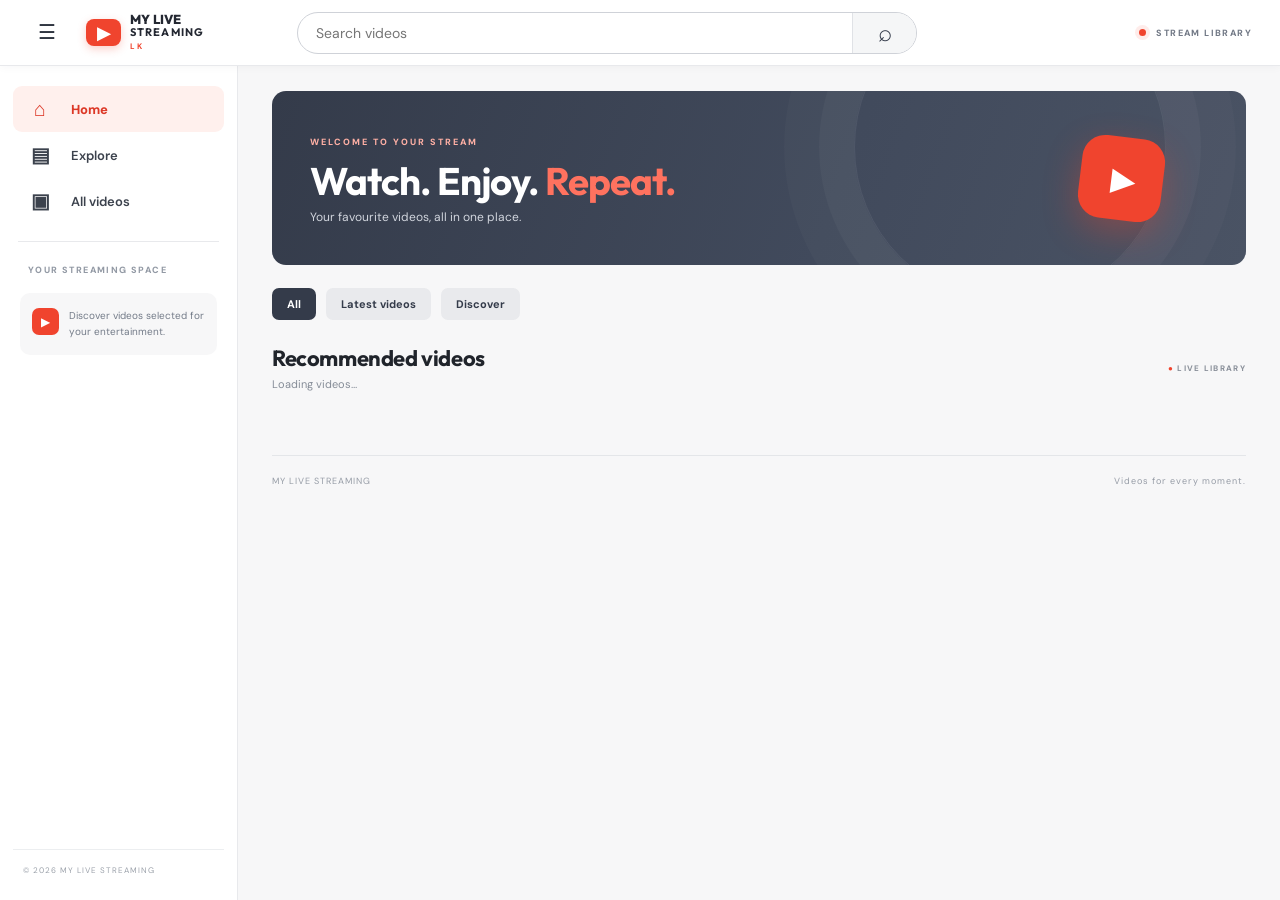
<file: index.html>
<!doctype html>
<html lang="en">
<head>
<meta charset="utf-8"><meta name="viewport" content="width=device-width,initial-scale=1">
<meta name="theme-color" content="#343b4a">
<meta name="description" content="Discover and watch videos on SmartLensLK Stream.">
<title>SmartLensLK Stream</title>
<link rel="preconnect" href="https://fonts.googleapis.com">
<link href="https://fonts.googleapis.com/css2?family=DM+Sans:wght@400;500;600;700;800&family=Outfit:wght@400;500;600;700;800&display=swap" rel="stylesheet">
<link rel="stylesheet" href="assets/style.css"><script src="assets/config.js"></script>
</head>
<body class="public-body">
<header class="yt-header">
  <div class="header-left">
    <button class="round-icon menu-toggle" id="menuToggle" aria-label="Toggle menu">☰</button>
    <a class="brand yt-brand" href="./"><span class="brand-mark">▶</span><span>MY LIVE <b>STREAMING</b><small>LK</small></span></a>
  </div>
  <div class="yt-search"><input id="searchInput" type="search" placeholder="Search videos" autocomplete="off"><button id="searchSubmit" aria-label="Search">⌕</button></div>
  <div class="header-right"><span class="live-status"><i></i> STREAM LIBRARY</span><button class="mobile-search-btn" id="searchFocus" aria-label="Open search">⌕</button></div>
</header>

<aside class="yt-sidebar" id="sidebar">
  <a class="side-link active" href="#home"><span>⌂</span>Home</a>
  <a class="side-link" href="#library"><span>▤</span>Explore</a>
  <a class="side-link" href="#library"><span>▣</span>All videos</a>
  <div class="side-divider"></div>
  <div class="side-caption">YOUR STREAMING SPACE</div>
  <div class="side-note"><span class="side-note-icon">▶</span><p>Discover videos selected for your entertainment.</p></div>
  <div class="side-footer">© <span id="year"></span> MY LIVE STREAMING</div>
</aside>

<main class="yt-main" id="home">
  <section class="welcome-banner">
    <div><span class="banner-kicker">WELCOME TO YOUR STREAM</span><h1>Watch. Enjoy. <em>Repeat.</em></h1><p>Your favourite videos, all in one place.</p></div>
    <div class="banner-symbol">▶</div>
  </section>
  <section class="library-section" id="library">
    <div class="category-bar"><button class="category-chip active" data-filter="all">All</button><button class="category-chip" data-filter="latest">Latest videos</button><button class="category-chip" data-filter="featured">Discover</button></div>
    <div class="library-heading"><div><h2>Recommended videos</h2><p id="status">Loading videos…</p></div><span class="heading-mark">● LIVE LIBRARY</span></div>
    <div id="videoGrid" class="video-grid"></div>
  </section>
  <footer class="yt-footer"><span>MY LIVE STREAMING</span><span>Videos for every moment.</span></footer>
</main>

<div class="modal" id="playerModal" aria-hidden="true"><div class="modal-backdrop" data-close></div><div class="player-dialog"><button class="close-btn" data-close aria-label="Close">✕</button><div class="player-frame" id="playerFrame"></div><div class="player-info"><span class="eyebrow">NOW PLAYING</span><h2 id="playerTitle"></h2><p id="playerDescription"></p></div></div></div>
<script src="assets/app.js"></script>
</body></html>
</file>
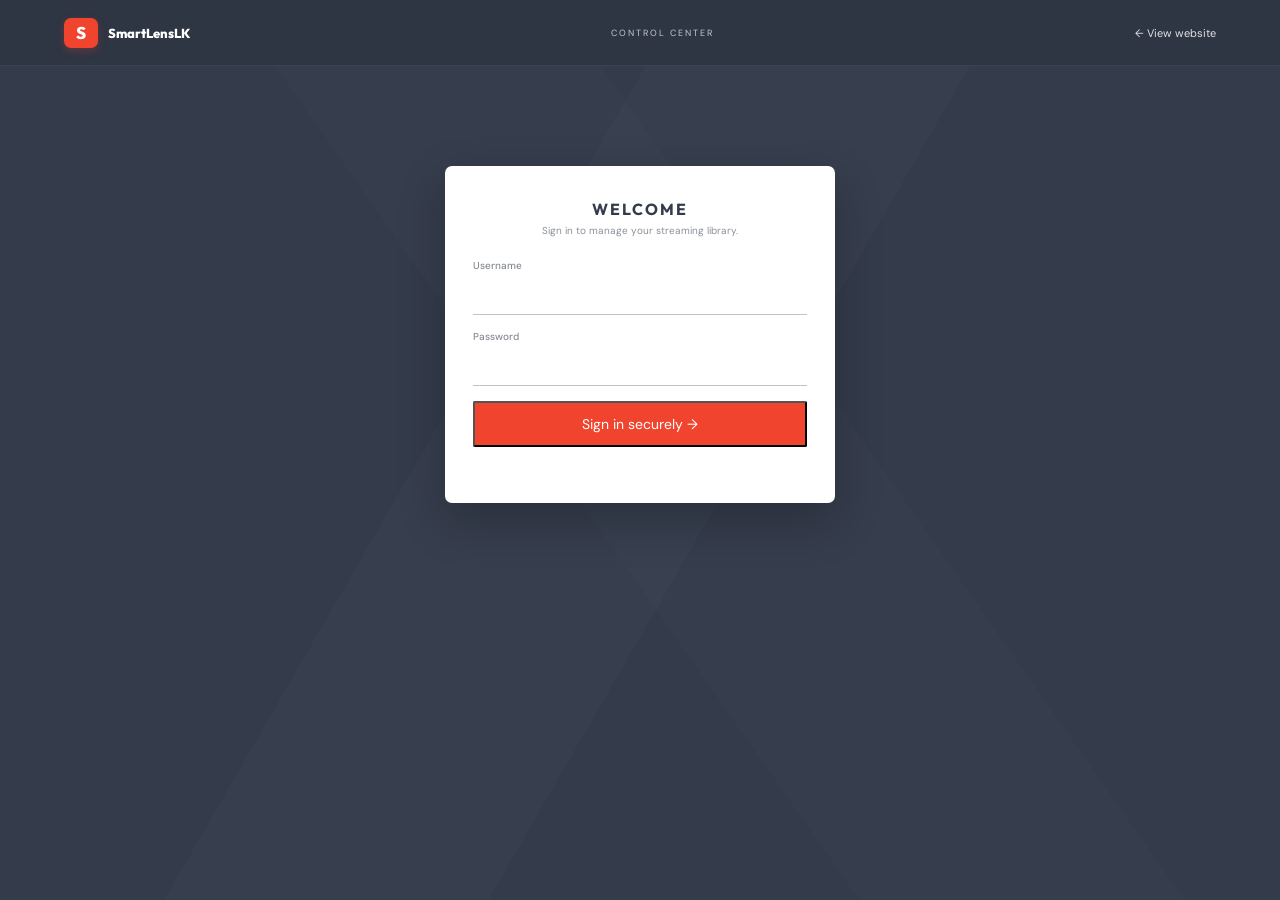
<file: admin/index.html>
<!doctype html>
<html lang="en"><head><meta charset="utf-8"><meta name="viewport" content="width=device-width,initial-scale=1">
<meta name="robots" content="noindex,nofollow"><title>Admin · SmartLensLK Stream</title>
<link href="https://fonts.googleapis.com/css2?family=DM+Sans:wght@400;500;600;700;800&family=Outfit:wght@400;500;600;700;800&display=swap" rel="stylesheet">
<link rel="stylesheet" href="../assets/style.css"><script src="../assets/config.js"></script></head>
<body class="admin-body"><header class="topbar admin-topbar"><a class="brand" href="../"><span class="brand-mark">S</span><span>SmartLens<span class="accent">LK</span></span></a><span class="admin-label">CONTROL CENTER</span><a class="nav-link" href="../">← View website</a></header>
<main class="admin-main"><section id="loginPanel" class="login-panel"><span class="eyebrow">RESTRICTED ACCESS</span><h1>Welcome <span class="gradient-text">back.</span></h1><p class="muted">Sign in to manage your streaming library.</p>
<form id="loginForm" class="admin-form"><label>Username<input id="username" required autocomplete="username"></label><label>Password<input id="password" type="password" required autocomplete="current-password"></label><button class="primary-btn full-btn" type="submit">Sign in securely <span>→</span></button><p id="loginError" class="form-error"></p></form></section>
<section id="dashboard" hidden><div class="dashboard-head"><div><span class="eyebrow">OVERVIEW</span><h1>Content <span class="gradient-text">studio.</span></h1><p class="muted">Manage every title in your library.</p></div><button id="logoutBtn" class="secondary-btn">Sign out ↗</button></div>
<div class="stats-row"><div class="stat-card"><span>TOTAL VIDEOS</span><strong id="totalCount">0</strong></div><div class="stat-card"><span>PUBLISHED</span><strong id="publishedCount">0</strong></div><div class="stat-card"><span>UNPUBLISHED</span><strong id="draftCount">0</strong></div></div>
<div class="admin-content"><div class="editor-card"><div class="editor-heading"><div><span class="eyebrow">CONTENT MANAGER</span><h2 id="formHeading">Add a video</h2></div><span class="editor-icon">＋</span></div>
<form id="videoForm" class="admin-form"><input id="videoId" type="hidden"><label>Video title<input id="title" maxlength="180" placeholder="Give your video a title" required></label>
<label>Thumbnail image URL<input id="thumbnail" type="url" placeholder="https://example.com/thumbnail.jpg" required></label>
<label>Video embedded code<textarea id="embedCode" rows="4" placeholder='<iframe src="https://www.youtube.com/embed/VIDEO_ID" ...></iframe>' required></textarea><small>Paste an iframe embed snippet from a supported video provider.</small></label>
<label>Description <span class="optional">(optional)</span><textarea id="description" rows="3" maxlength="5000" placeholder="Tell viewers what this video is about…"></textarea></label>
<label class="check-label"><input id="published" type="checkbox" checked><span>Publish immediately</span></label>
<div class="form-actions"><button class="primary-btn" type="submit" id="saveBtn">Save video <span>→</span></button><button class="secondary-btn" type="button" id="cancelEdit" hidden>Cancel</button></div><p id="formMessage" class="form-message"></p></form></div>
<div class="table-card"><div class="table-heading"><div><span class="eyebrow">YOUR LIBRARY</span><h2>All videos</h2></div><button id="refreshBtn" class="secondary-btn">↻ Refresh</button></div><div id="adminVideoList" class="admin-video-list"></div></div></div>
</section></main><div id="toast" class="toast"></div><script src="admin.js"></script></body></html>
</file>
<file: assets/style.css>
:root{--bg:#343b4a;--bg-deep:#2e3543;--panel:#fff;--panel-soft:#f5f6f8;--line:#dfe2e7;--text:#20242b;--muted:#737b88;--orange:#f0442e;--orange-dark:#dc3827;--font:'DM Sans',sans-serif;--display:'Outfit',sans-serif}
*{box-sizing:border-box}html{scroll-behavior:smooth}body{margin:0;font-family:var(--font);font-size:14px}a{color:inherit;text-decoration:none}button,input,textarea{font:inherit}button{cursor:pointer}
.public-body{background:#f7f7f8;color:#20242b;min-height:100vh}
.yt-header{height:66px;position:fixed;z-index:20;inset:0 0 auto;background:#fff;display:grid;grid-template-columns:245px minmax(240px,620px) 1fr;align-items:center;gap:24px;padding:0 28px;border-bottom:1px solid #e8e9ec;box-shadow:0 2px 8px #17203308}
.header-left,.header-right{display:flex;align-items:center;gap:20px}.round-icon{width:38px;height:38px;border:0;background:transparent;border-radius:50%;font-size:20px;color:#303641}.round-icon:hover{background:#f1f2f4}
.yt-brand{display:flex;align-items:center;gap:9px;font:800 13px/1.05 var(--display);letter-spacing:.2px;color:#242832}.brand-mark{width:35px;height:27px;border-radius:8px;background:var(--orange);color:#fff;display:grid;place-items:center;font-size:17px;box-shadow:0 3px 8px #f0442e40}.yt-brand b{display:block;font-size:11px;letter-spacing:1.1px}.yt-brand small{font:700 8px var(--font);color:var(--orange);letter-spacing:2px}
.yt-search{height:42px;border:1px solid #cfd2d8;border-radius:22px;display:flex;overflow:hidden;background:#fff}.yt-search:focus-within{border-color:#a4aab5;box-shadow:0 0 0 1px #a4aab5}.yt-search input{min-width:0;flex:1;border:0;outline:0;padding:0 18px;background:transparent;color:#252a32;font-size:14px}.yt-search button{width:64px;border:0;border-left:1px solid #e0e2e6;background:#f5f6f7;font-size:24px;color:#343b4a}.yt-search button:hover{background:#eceef1}.header-right{justify-content:flex-end}.live-status{font-size:9px;letter-spacing:1.4px;font-weight:800;color:#727986;white-space:nowrap}.live-status i{display:inline-block;width:7px;height:7px;background:var(--orange);border-radius:50%;margin-right:7px;box-shadow:0 0 0 4px #f0442e19}
.yt-sidebar{position:fixed;z-index:15;left:0;top:66px;bottom:0;width:238px;background:#fff;border-right:1px solid #e8e9ec;padding:20px 13px;display:flex;flex-direction:column}.side-link{height:46px;display:flex;align-items:center;gap:21px;padding:0 17px;border-radius:9px;color:#3c424d;font-size:13px;font-weight:600}.side-link span{font-size:20px;width:20px;text-align:center}.side-link:hover{background:#f3f4f6}.side-link.active{background:#fff0ed;color:var(--orange-dark);font-weight:800}.side-divider{height:1px;background:#e8e9ec;margin:17px 5px}.side-caption{font-size:9px;letter-spacing:1.4px;font-weight:800;color:#9299a4;padding:5px 15px 12px}.side-note{margin:5px 7px;padding:15px 12px;border-radius:10px;background:#f7f7f8;display:flex;gap:10px;align-items:flex-start}.side-note-icon{width:27px;height:27px;flex:0 0 27px;border-radius:7px;background:var(--orange);color:white;display:grid;place-items:center;font-size:12px}.side-note p{font-size:10px;line-height:1.6;color:#737b88;margin:0}.side-footer{margin-top:auto;padding:15px 10px 5px;border-top:1px solid #eceef0;color:#9ba1aa;font-size:8px;letter-spacing:1px}
.yt-main{margin-left:238px;padding:91px 34px 25px;max-width:1800px}.welcome-banner{min-height:174px;border-radius:14px;background:linear-gradient(110deg,#343b4a,#414a5c 58%,#4a5364);color:white;padding:29px 38px;display:flex;align-items:center;justify-content:space-between;overflow:hidden;position:relative}.welcome-banner:after{content:"";position:absolute;width:310px;height:310px;border:1px solid #ffffff12;border-radius:50%;right:80px;top:-100px;box-shadow:0 0 0 35px #ffffff08,0 0 0 70px #ffffff05}.banner-kicker{font-size:9px;letter-spacing:2px;font-weight:800;color:#ffb0a5}.welcome-banner h1{font:700 clamp(27px,3vw,39px)/1.1 var(--display);margin:11px 0 7px;letter-spacing:-1px}.welcome-banner h1 em{font-style:normal;color:#ff725f}.welcome-banner p{font-size:12px;color:#d1d5dd;margin:0}.banner-symbol{width:83px;height:83px;border-radius:23px;background:var(--orange);color:white;display:grid;place-items:center;font-size:32px;padding-left:5px;box-shadow:0 12px 35px #f0442e55;transform:rotate(7deg);z-index:1;margin-right:5%}
.library-section{padding:22px 0 45px}.category-bar{display:flex;gap:10px;overflow:auto;padding:1px 0 20px}.category-chip{border:0;border-radius:7px;background:#e9eaed;color:#343b4a;padding:9px 15px;font-size:11px;font-weight:700;white-space:nowrap}.category-chip:hover{background:#dfe1e5}.category-chip.active{background:#343b4a;color:white}.library-heading{display:flex;align-items:center;justify-content:space-between;margin:4px 0 19px}.library-heading h2{font:700 22px var(--display);letter-spacing:-.4px;margin:0 0 5px}.library-heading p{font-size:11px;color:#858c97;margin:0}.heading-mark{font-size:8px;font-weight:800;letter-spacing:1.3px;color:#8a909a}.heading-mark:first-letter{color:var(--orange)}
.video-grid{display:grid;grid-template-columns:repeat(3,minmax(0,1fr));gap:28px 19px}.video-card{min-width:0;cursor:pointer}.thumb-wrap{aspect-ratio:16/9;border-radius:11px;overflow:hidden;position:relative;background:#dfe2e7}.thumb-wrap img{width:100%;height:100%;object-fit:cover;display:block;transition:transform .35s}.video-card:hover .thumb-wrap img{transform:scale(1.045)}.thumb-overlay{position:absolute;inset:0;background:#11182735;display:grid;place-items:center;opacity:0;transition:.2s}.video-card:hover .thumb-overlay{opacity:1}.thumb-play{width:48px;height:48px;border-radius:50%;background:var(--orange);color:#fff;display:grid;place-items:center;padding-left:3px;box-shadow:0 5px 20px #0004}.video-meta{padding:12px 2px 0 0;display:grid;grid-template-columns:35px 1fr;gap:10px}.video-meta:before{content:"▶";width:34px;height:34px;border-radius:50%;background:#343b4a;color:#fff;display:grid;place-items:center;font-size:12px}.video-meta h3{font:700 14px/1.4 var(--display);margin:0 0 5px;color:#262b33;display:-webkit-box;-webkit-line-clamp:2;-webkit-box-orient:vertical;overflow:hidden}.video-meta p{font-size:11px;line-height:1.5;color:#7b828d;margin:0;display:-webkit-box;-webkit-line-clamp:2;-webkit-box-orient:vertical;overflow:hidden}.status{color:#7b828d;font-size:11px;margin:0}.empty-state{padding:55px 20px;text-align:center;border:1px dashed #d0d3d9;border-radius:12px;color:#7b828d;grid-column:1/-1;background:#fff}.yt-footer{display:flex;justify-content:space-between;border-top:1px solid #e4e6e9;padding:19px 0;color:#969ca6;font-size:9px;letter-spacing:1px}
.modal{display:none;position:fixed;inset:0;z-index:40;align-items:center;justify-content:center;padding:24px}.modal.open{display:flex}.modal-backdrop{position:absolute;inset:0;background:#141923df;backdrop-filter:blur(8px)}.player-dialog{position:relative;width:min(100%,1000px);background:#fff;border-radius:13px;overflow:hidden;box-shadow:0 30px 100px #0009}.close-btn{position:absolute;z-index:3;right:12px;top:12px;width:36px;height:36px;border-radius:50%;border:1px solid #ffffff55;background:#242b37;color:white;cursor:pointer}.player-frame{aspect-ratio:16/9;background:#000}.player-frame iframe{width:100%;height:100%;border:0}.player-info{padding:19px 23px}.eyebrow{font-size:9px;font-weight:800;letter-spacing:1.8px;color:var(--orange)}.player-info h2{font:700 23px var(--display);margin:7px 0;color:#252a32}.player-info p{color:#737b88;font-size:12px;line-height:1.6;margin:0}

/* Admin console: visual language follows the supplied login reference */
.admin-body{min-height:100vh;background:#343b4a;color:#20242b;font-family:var(--font);background-image:linear-gradient(120deg,transparent 0 38%,#ffffff04 38% 56%,transparent 56%),linear-gradient(55deg,transparent 0 45%,#ffffff03 45% 62%,transparent 62%)}
.admin-topbar{height:66px;padding:0 5vw;display:flex;align-items:center;justify-content:space-between;background:#2e3543;border-bottom:1px solid #ffffff12;color:#fff}.admin-topbar .brand{color:white;display:flex;align-items:center;gap:10px;font:800 13px var(--display)}.admin-topbar .brand-mark{width:34px;height:30px;border-radius:7px;background:var(--orange);color:white;display:grid;place-items:center}.admin-label{font-size:9px;letter-spacing:2px;color:#c5c9d1}.admin-topbar .nav-link{font-size:11px;color:#e0e3e8}.admin-main{max-width:1350px;margin:auto;padding:55px 5vw 90px}.login-panel{width:min(100%,390px);margin:45px auto;padding:25px 28px 27px;background:#fff;border-radius:7px;box-shadow:0 18px 45px #10141d55;text-align:center}.login-panel>.eyebrow{display:none}.login-panel h1{font:700 16px var(--display);letter-spacing:2px;text-transform:uppercase;color:#343b4a;margin:8px 0 5px}.login-panel h1 .gradient-text{display:none}.login-panel>p{font-size:10px;color:#8b9098;margin:0}.admin-form{display:flex;flex-direction:column;gap:15px;margin-top:22px;text-align:left}.admin-form label{font-size:10px;color:#858b94;font-weight:500;display:flex;flex-direction:column;gap:7px}.admin-form input:not([type=checkbox]),.admin-form textarea{width:100%;background:#fff;border:0;border-bottom:1px solid #bfc3c9;border-radius:0;padding:9px 3px;color:#252a32;outline:0;font-size:13px;resize:vertical}.admin-form input:focus,.admin-form textarea:focus{border-color:var(--orange);box-shadow:0 1px 0 var(--orange)}.admin-form small,.optional{color:#858b94;font-size:10px;font-weight:400}.full-btn,.admin-form .primary-btn{width:100%;background:var(--orange);color:white;border-radius:2px;padding:12px 15px;box-shadow:none}.full-btn:hover,.admin-form .primary-btn:hover{background:var(--orange-dark)}.form-error,.form-message{font-size:11px;color:#d9362a;min-height:14px;margin:0}.dashboard-head{display:flex;justify-content:space-between;align-items:center;margin-bottom:25px;color:#fff}.dashboard-head h1{font:700 38px var(--display);margin:10px 0 3px;color:white}.dashboard-head .muted{color:#d0d4dc;font-size:12px}.dashboard-head .eyebrow{color:#ff9d91}.secondary-btn{background:#fff;color:#343b4a;border:1px solid #e1e3e7;border-radius:4px;padding:11px 15px;font-size:11px;font-weight:700}.stats-row{display:grid;grid-template-columns:repeat(3,1fr);gap:14px;margin-bottom:20px}.stat-card,.editor-card,.table-card{background:#fff;border:0;border-radius:6px;padding:20px;box-shadow:0 8px 24px #161b2530}.stat-card span{font-size:9px;letter-spacing:1.2px;color:#858b94}.stat-card strong{display:block;font:700 28px var(--display);margin-top:6px;color:#343b4a}.admin-content{display:grid;grid-template-columns:minmax(280px,.85fr) minmax(0,1.5fr);gap:16px;align-items:start}.editor-heading{display:flex;justify-content:space-between;align-items:center}.editor-heading h2,.table-heading h2{font:700 22px var(--display);margin:7px 0;color:#343b4a}.editor-icon{width:34px;height:34px;border-radius:5px;background:#fff0ed;color:var(--orange);display:grid;place-items:center;font-size:22px}.check-label{display:flex!important;flex-direction:row!important;align-items:center;gap:9px!important;color:#555d68!important}.check-label input{accent-color:var(--orange)}.form-actions{display:flex;gap:9px}.table-heading{display:flex;justify-content:space-between;align-items:center;margin-bottom:15px}.admin-video-list{display:flex;flex-direction:column;gap:9px}.admin-video-row{display:grid;grid-template-columns:88px 1fr auto;gap:12px;align-items:center;padding:9px;border:1px solid #e7e9ed;border-radius:6px}.admin-video-row img{width:88px;height:57px;object-fit:cover;border-radius:4px;background:#e8e9ec}.admin-video-row h3{font:700 12px var(--display);margin:0 0 5px;color:#343b4a}.admin-video-row p{font-size:9px;color:#89909a;margin:0}.row-actions{display:flex;gap:5px;flex-wrap:wrap;justify-content:end}.tiny-btn{border:1px solid #dfe2e7;background:#f7f7f8;color:#454c57;border-radius:4px;padding:7px 8px;font-size:9px;cursor:pointer}.tiny-btn.danger{color:#d9362a}.tiny-btn:hover{border-color:var(--orange)}.status-pill{font-size:8px;padding:4px 7px;border-radius:3px;background:#e7f6ef;color:#188455}.status-pill.draft{background:#fff1df;color:#a76613}.toast{position:fixed;bottom:22px;right:22px;background:#fff;border-left:4px solid var(--orange);padding:13px 18px;border-radius:4px;color:#343b4a;font-size:12px;opacity:0;transform:translateY(10px);transition:.2s;pointer-events:none;z-index:50;box-shadow:0 8px 30px #0003}.toast.show{opacity:1;transform:translateY(0)}[hidden]{display:none!important}
@media(max-width:1050px){.video-grid{grid-template-columns:repeat(2,minmax(0,1fr))}.yt-header{grid-template-columns:220px minmax(180px,1fr) 150px;gap:15px}.admin-content{grid-template-columns:1fr}}
@media(max-width:720px){.yt-header{height:60px;grid-template-columns:1fr auto;padding:0 14px;gap:12px}.header-left{gap:9px}.menu-toggle{width:30px}.yt-brand{font-size:11px}.yt-brand b{font-size:9px}.yt-search{grid-column:1/-1;grid-row:2;height:37px;display:none;position:absolute;left:12px;right:12px;top:60px;box-shadow:0 5px 15px #0002}.yt-search.search-open{display:flex}.header-right{display:none}.yt-sidebar{top:60px;width:75px;padding:15px 7px}.side-link{height:61px;flex-direction:column;justify-content:center;gap:3px;padding:3px;font-size:9px}.side-link span{font-size:19px}.side-divider,.side-caption,.side-note,.side-footer{display:none}.yt-main{margin-left:75px;padding:75px 14px 20px}.welcome-banner{min-height:145px;padding:22px 20px}.welcome-banner h1{font-size:27px}.welcome-banner p{font-size:10px}.banner-symbol{width:55px;height:55px;font-size:23px;border-radius:15px}.video-grid{grid-template-columns:repeat(2,minmax(0,1fr));gap:20px 11px}.thumb-wrap{border-radius:8px}.video-meta{grid-template-columns:27px 1fr;gap:7px;padding-top:8px}.video-meta:before{width:26px;height:26px;font-size:9px}.video-meta h3{font-size:11px}.video-meta p{font-size:9px}.library-heading h2{font-size:18px}.heading-mark{display:none}.yt-footer{font-size:8px}.admin-main{padding:28px 14px 60px}.login-panel{margin:30px auto;padding:23px 22px}.stats-row{gap:7px}.stat-card{padding:13px}.stat-card strong{font-size:22px}.stat-card span{font-size:7px}.dashboard-head h1{font-size:30px}.admin-video-row{grid-template-columns:65px 1fr}.admin-video-row img{width:65px;height:48px}.row-actions{grid-column:1/-1;justify-content:flex-start}}
@media(max-width:420px){.video-grid{grid-template-columns:1fr}.yt-sidebar{width:61px}.yt-main{margin-left:61px;padding-left:12px;padding-right:12px}.welcome-banner{min-height:130px}.welcome-banner h1{font-size:23px}.banner-symbol{width:44px;height:44px;font-size:18px}.library-heading h2{font-size:17px}}

@media(max-width:720px){.yt-sidebar.sidebar-open{width:220px;box-shadow:8px 0 30px #17203322}.yt-sidebar.sidebar-open .side-link{height:46px;flex-direction:row;justify-content:flex-start;gap:16px;padding:0 15px;font-size:12px}.yt-sidebar.sidebar-open .side-divider,.yt-sidebar.sidebar-open .side-caption,.yt-sidebar.sidebar-open .side-note,.yt-sidebar.sidebar-open .side-footer{display:block}.yt-sidebar.sidebar-open .side-note{display:flex}.yt-sidebar.sidebar-open .side-footer{display:block}}

.mobile-search-btn{display:none;width:35px;height:35px;border:1px solid #e2e4e8;border-radius:50%;background:#f7f7f8;color:#343b4a;font-size:22px}@media(max-width:720px){.mobile-search-btn{display:block}.header-right{display:flex}}
</file>
